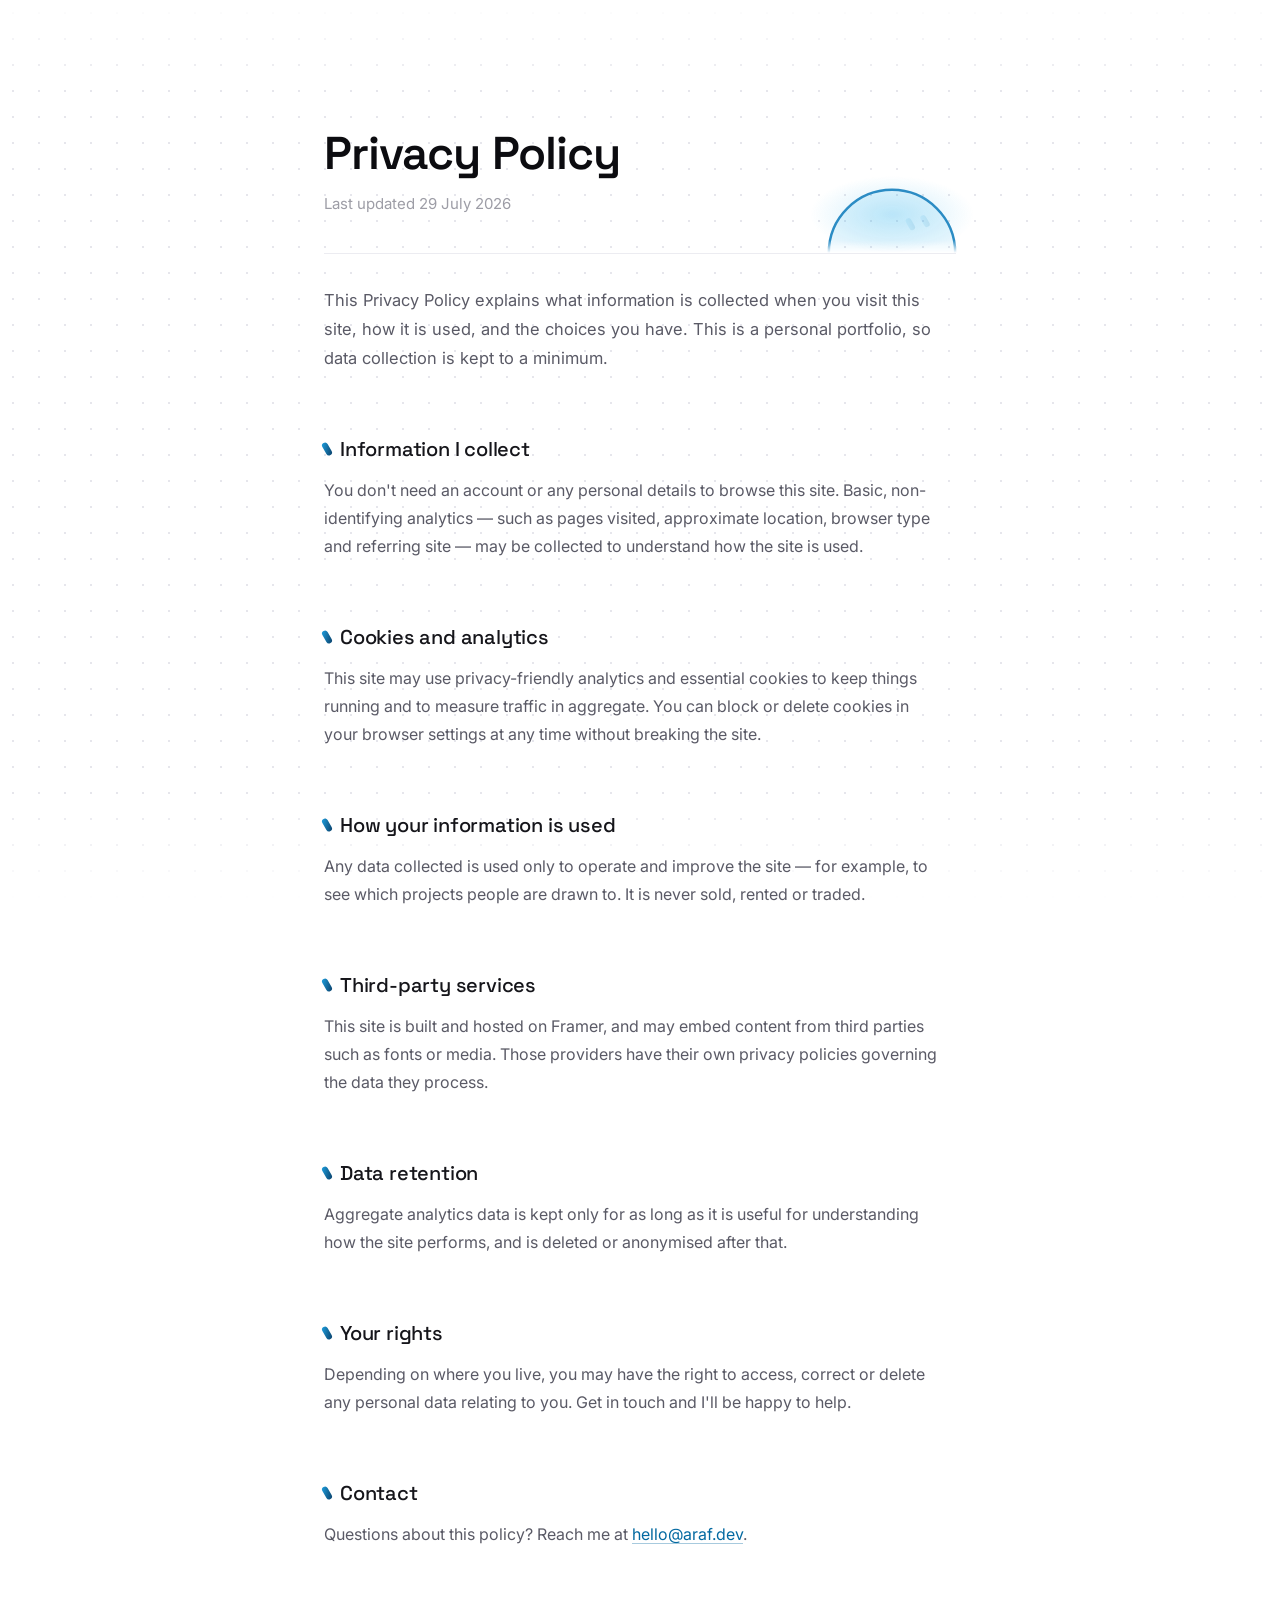
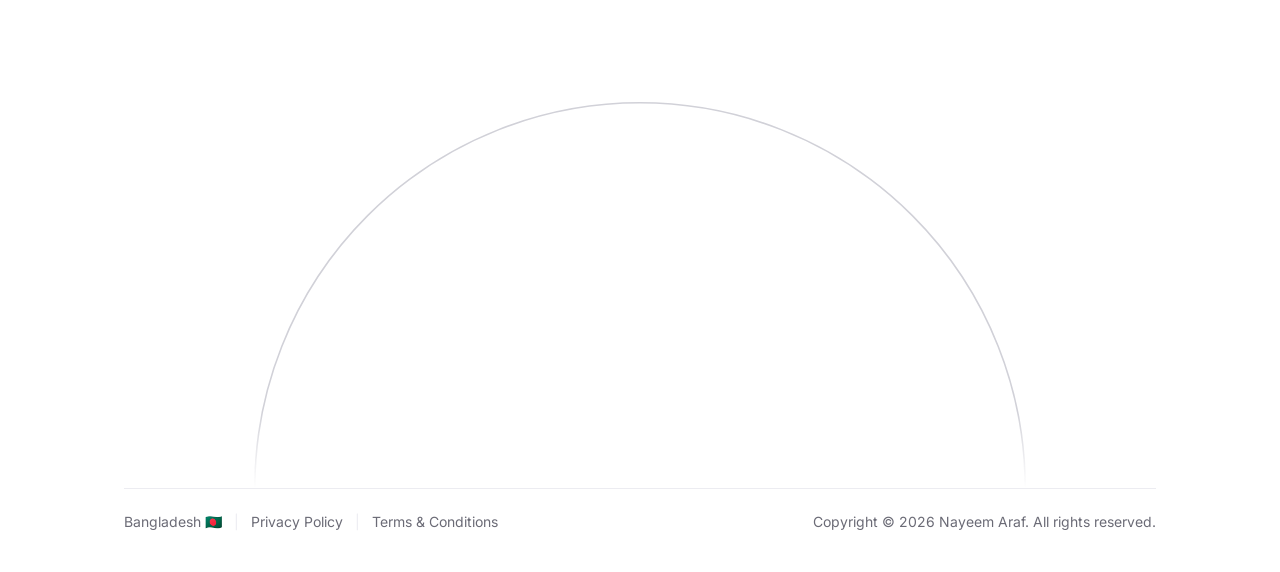
<file: privacy-policy.html>
<!DOCTYPE html>
<html lang="en">

<head>
  <meta charset="UTF-8">
  <meta name="viewport" content="width=device-width, initial-scale=1.0">
  <script>document.documentElement.classList.add('js')</script>
  <title>Privacy Policy</title>
  <link rel="preconnect" href="https://fonts.googleapis.com">
  <link rel="preconnect" href="https://fonts.gstatic.com" crossorigin>
  <link
    href="https://fonts.googleapis.com/css2?family=Space+Grotesk:wght@500;600;700&family=Inter:wght@400;500;600&display=swap"
    rel="stylesheet">
  <style>
    :root {
      --bg: #ffffff;
      --dot: #e6e6ec;
      --heading: #0c0c10;
      --subheading: #15151a;
      --body-text: #5a5a66;
      --meta: #9d9da6;
      --accent: #0369a1;
      --accent-soft: rgba(3, 105, 161, 0.12);
      --divider: #ececf1;
      --max-width: 680px;
    }

    * {
      box-sizing: border-box;
    }

    html,
    body {
      margin: 0;
      padding: 0;
    }

    body {
      background-color: var(--bg);
      color: var(--body-text);
      font-family: 'Inter', -apple-system, BlinkMacSystemFont, 'Segoe UI', Roboto, sans-serif;
      -webkit-font-smoothing: antialiased;
      position: relative;
      overflow-x: hidden;
    }

    ::selection {
      background: var(--accent-soft);
      color: var(--heading);
    }

    .dots-bg {
      position: fixed;
      inset: 0;
      z-index: -1;
      background-image: radial-gradient(circle, var(--dot) 1px, transparent 1px);
      background-size: 26px 26px;
      -webkit-mask-image: linear-gradient(to bottom, transparent 0, #000 10%, #000 88%, transparent 100%);
      mask-image: linear-gradient(to bottom, transparent 0, #000 10%, #000 88%, transparent 100%);
    }

    .policy {
      max-width: var(--max-width);
      margin: 0 auto;
      padding: 128px 24px 150px;
      animation: rise 0.6s ease-out both;
    }

    @keyframes rise {
      from {
        opacity: 0;
        transform: translateY(10px);
      }

      to {
        opacity: 1;
        transform: translateY(0);
      }
    }

    @media (prefers-reduced-motion: reduce) {
      .policy {
        animation: none;
      }

      *,
      *::before,
      *::after {
        animation: none !important;
        transition: none !important;
      }

      .dome {
        stroke-dashoffset: 0;
      }

      .pop {
        opacity: 1;
      }
    }

    h1 {
      margin: 0;
      font-family: 'Space Grotesk', 'Inter', sans-serif;
      font-size: 46px;
      line-height: 1.1;
      font-weight: 600;
      letter-spacing: -0.02em;
      color: var(--heading);
    }

    .meta {
      margin: 12px 0 0;
      font-size: 15px;
      color: var(--meta);
    }

    .divider {
      height: 1px;
      background: var(--divider);
      border: none;
      margin: 36px 0 0;
    }

    .intro {
      margin: 32px 0 0;
      font-size: 16.5px;
      line-height: 1.75;
      color: var(--body-text);
      max-width: 62ch;
    }

    section {
      margin-top: 64px;
    }

    h2 {
      display: flex;
      align-items: center;
      gap: 10px;
      margin: 0 0 14px;
      font-family: 'Space Grotesk', 'Inter', sans-serif;
      font-size: 20px;
      line-height: 1.3;
      font-weight: 500;
      letter-spacing: -0.01em;
      color: var(--subheading);
    }

    h2::before {
      content: "";
      width: 6px;
      height: 14px;
      flex: none;
      border-radius: 6px;
      background: linear-gradient(135deg, #1ea0e0, #0a3f68);
      transform: rotate(-30deg);
    }

    p {
      margin: 0;
      font-size: 16px;
      line-height: 1.75;
      color: var(--body-text);
      max-width: 62ch;
    }

    a {
      color: var(--accent);
      text-decoration: underline;
      text-underline-offset: 3px;
      text-decoration-color: rgba(3, 105, 161, 0.35);
      transition: text-decoration-color 0.15s ease;
    }

    a:hover {
      text-decoration-color: var(--accent);
    }

    a:focus-visible {
      outline: 2px solid var(--accent);
      outline-offset: 3px;
      border-radius: 2px;
    }

    /* ---------- Bot drawing (used by the footer bot) ---------- */
    .dome {
      fill: none;
      stroke: var(--sky);
      stroke-width: var(--stroke-width);
      stroke-linecap: round;
      stroke-linejoin: round;
      stroke-dasharray: 1;
      stroke-dashoffset: 1;
      transition: stroke .3s;
      animation: draw 1.8s ease-in-out forwards;
    }

    .df {
      fill: var(--fill);
    }

    .js .pop {
      opacity: 0;
    }

    @keyframes draw {
      to {
        stroke-dashoffset: 0;
      }
    }

    /* ---------- Title bot: same bot as the About page, standing on the right end of the divider ---------- */
    .rule {
      position: relative;
      margin-top: 36px;
    }

    .rule .divider {
      margin: 0;
    }

    .bot {
      position: absolute;
      right: 0;
      bottom: 1px;
      width: 128px;
      aspect-ratio: 2 / 1;
      --stroke-width: 6.3px;
      --sky: #2b8cc4;
      --sky-deep: #0369a1;
      --eye1: #5ccbfb;
      --eye2: #0369a1;
      --fill: rgba(14, 165, 233, .1);
      --glow: rgba(14, 165, 233, .2);
    }

    .bot .glow {
      position: absolute;
      inset: -20% -14% 0;
      pointer-events: none;
      background: radial-gradient(closest-side, var(--glow), transparent);
      animation: breathe 5s ease-in-out infinite;
    }

    .bot svg {
      position: relative;
      display: block;
      width: 100%;
      height: auto;
      overflow: visible;
      shape-rendering: geometricPrecision;
    }

    .bot:hover .dome {
      stroke: var(--sky-deep);
    }

    .js .bot:not(.go) * {
      animation-play-state: paused;
    }

    @keyframes breathe {

      0%,
      100% {
        opacity: .67;
      }

      50% {
        opacity: 1;
      }
    }

    /* ---------- Footer bot: big, light outline, sits on the footer line ---------- */
    .js .fbot:not(.go) * {
      animation-play-state: paused;
    }

    .site-foot {
      max-width: 1080px;
      margin: 0 auto;
      padding: 0 24px;
    }

    .fbot {
      display: block;
      width: min(76%, 780px);
      aspect-ratio: 2 / 1;
      margin: 0 auto;
      --fb: #d1d1d8;
      --sw: .65;
    }

    .fbot svg {
      display: block;
      width: 100%;
      height: 100%;
      overflow: visible;
      shape-rendering: geometricPrecision;
    }

    .fbot .dome {
      stroke: var(--fb);
      stroke-width: var(--sw);
    }

    .fbot .eye {
      fill: none;
      stroke: var(--fb);
      stroke-width: var(--sw);
      stroke-linejoin: round;
    }

    .foot {
      border-top: 1px solid var(--divider);
      padding: 22px 0 40px;
      display: flex;
      align-items: center;
      justify-content: space-between;
      flex-wrap: wrap;
      gap: 12px;
      font-size: 14px;
      color: #6b6b76;
    }

    .foot ul {
      list-style: none;
      display: flex;
      gap: 12px;
      flex-wrap: wrap;
      margin: 0;
      padding: 0;
    }

    .foot a {
      color: inherit;
      text-decoration: none;
      transition: color .25s;
    }

    .foot a:hover {
      color: var(--heading);
    }

    .foot .dv {
      color: var(--divider);
    }

    .foot p {
      margin: 0;
      max-width: none;
      font-size: inherit;
      line-height: 1.5;
      color: inherit;
    }

    @media (max-width: 900px) {
      .fbot {
        --sw: .95;
      }
    }

    @media (max-width: 640px) {
      .policy {
        padding: 84px 20px 100px;
      }

      h1 {
        font-size: 32px;
      }

      section {
        margin-top: 48px;
      }


      .bot {
        width: 92px;
        --stroke-width: 7.7px;
      }

      .fbot {
        width: 92%;
        --sw: 1.3;
      }

      .foot {
        flex-direction: column;
        align-items: flex-start;
      }
    }
  </style>
</head>

<body>

  <div class="dots-bg"></div>

  <main class="policy">
    <h1>Privacy Policy</h1>
    <p class="meta">Last updated 29 July 2026</p>
    <div class="rule">
      <hr class="divider">
      <div class="bot" aria-hidden="true">
        <div class="glow"></div>
        <svg viewBox="38 68 324 162" focusable="false">
          <defs>
            <linearGradient id="eg" x1="0" y1="0" x2="1" y2="1">
              <stop offset="0" style="stop-color:var(--eye1)" />
              <stop offset="1" style="stop-color:var(--eye2)" />
            </linearGradient>
            <linearGradient id="mg" gradientUnits="userSpaceOnUse" x1="0" y1="198" x2="0" y2="230">
              <stop offset="0" stop-color="#fff" />
              <stop offset="1" stop-color="#000" />
            </linearGradient>
            <mask id="mk" maskUnits="userSpaceOnUse" x="0" y="0" width="400" height="240">
              <rect width="400" height="240" fill="url(#mg)" />
            </mask>
          </defs>
          <g mask="url(#mk)">
            <path class="df" d="M40 230A160 160 0 0 1 360 230Z" />
            <path class="dome" pathLength="1" d="M40 230A160 160 0 0 1 360 230" />
          </g>
          <g class="pop">
            <g class="look">
              <g class="blink">
                <rect transform="translate(232 160) rotate(-30)" x="-13" y="-29" width="26" height="58" rx="13"
                  fill="url(#eg)" />
                <rect transform="translate(298 146) rotate(-30)" x="-13" y="-29" width="26" height="58" rx="13"
                  fill="url(#eg)" />
              </g>
            </g>
          </g>
        </svg>
      </div>
    </div>

    <p class="intro">This Privacy Policy explains what information is collected when you visit this site, how it is
      used, and the choices you have. This is a personal portfolio, so data collection is kept to a minimum.</p>

    <section>
      <h2>Information I collect</h2>
      <p>You don't need an account or any personal details to browse this site. Basic, non-identifying analytics — such
        as pages visited, approximate location, browser type and referring site — may be collected to understand how the
        site is used.</p>
    </section>

    <section>
      <h2>Cookies and analytics</h2>
      <p>This site may use privacy-friendly analytics and essential cookies to keep things running and to measure
        traffic in aggregate. You can block or delete cookies in your browser settings at any time without breaking the
        site.</p>
    </section>

    <section>
      <h2>How your information is used</h2>
      <p>Any data collected is used only to operate and improve the site — for example, to see which projects people are
        drawn to. It is never sold, rented or traded.</p>
    </section>

    <section>
      <h2>Third-party services</h2>
      <p>This site is built and hosted on Framer, and may embed content from third parties such as fonts or media. Those
        providers have their own privacy policies governing the data they process.</p>
    </section>

    <section>
      <h2>Data retention</h2>
      <p>Aggregate analytics data is kept only for as long as it is useful for understanding how the site performs, and
        is deleted or anonymised after that.</p>
    </section>

    <section>
      <h2>Your rights</h2>
      <p>Depending on where you live, you may have the right to access, correct or delete any personal data relating to
        you. Get in touch and I'll be happy to help.</p>
    </section>

    <section>
      <h2>Contact</h2>
      <p>Questions about this policy? Reach me at <a href="mailto:hello@araf.dev">hello@araf.dev</a>.</p>
    </section>
  </main>

  <footer class="site-foot">
    <div class="fbot" aria-hidden="true">
      <svg viewBox="38 68 324 162" focusable="false">
        <defs>
          <linearGradient id="fg" gradientUnits="userSpaceOnUse" x1="0" y1="198" x2="0" y2="230">
            <stop offset="0" stop-color="#fff" />
            <stop offset="1" stop-color="#000" />
          </linearGradient>
          <mask id="fm" maskUnits="userSpaceOnUse" x="0" y="0" width="400" height="240">
            <rect width="400" height="240" fill="url(#fg)" />
          </mask>
        </defs>
        <g mask="url(#fm)">
          <path class="dome" pathLength="1" d="M40 230A160 160 0 0 1 360 230" />
        </g>
        <g class="pop">
          <g class="look">
            <g class="blink">
              <rect class="eye" transform="translate(232 160) rotate(-30)" x="-13" y="-29" width="26" height="58"
                rx="13" />
              <rect class="eye" transform="translate(298 146) rotate(-30)" x="-13" y="-29" width="26" height="58"
                rx="13" />
            </g>
          </g>
        </g>
      </svg>
    </div>
    <div class="foot">
      <ul>
        <li>
          <a href="https://en.wikipedia.org/wiki/Bangladesh" target="_blank" rel="noopener noreferrer">
            Bangladesh 🇧🇩
          </a>
        </li>
        <li class="dv" aria-hidden="true">|</li>
        <li><a href="./privacy-policy.html">Privacy Policy</a></li>
        <li class="dv" aria-hidden="true">|</li>
        <li><a href="./terms-of-service.html">Terms &amp; Conditions</a></li>
      </ul>
      <p>Copyright &copy; <span id="cpYear"></span> Nayeem Araf. All rights reserved.</p>
    </div>
  </footer>

  <script>
      /* Bots. Everything that moves (float, glance, blink, pop-in, FAQ-ball eyes) is driven from this one loop by writing
         SVG transform ATTRIBUTES, not CSS transforms/transitions. Browsers cache CSS-animated SVG groups as bitmaps, which
         makes the eyes blurry while they move; attribute transforms are redrawn as crisp vectors on every frame. */
      (() => {
        const reduce = matchMedia('(prefers-reduced-motion:reduce)').matches,
          T = (x, y) => `translate(${x.toFixed(2)} ${y.toFixed(2)})`,
          S = (cx, cy, sx, sy) => `translate(${cx} ${cy}) scale(${sx.toFixed(3)} ${sy.toFixed(3)}) translate(${-cx} ${-cy})`,
          back = t => { const c = 1.70158, u = t - 1; return 1 + (c + 1) * u * u * u + c * u * u };
        const bots = [...document.querySelectorAll('.bot,.fbot')].map(el => ({ el, fl: el.querySelector('.fl'), pop: el.querySelector('.pop'), look: el.querySelector('.look'), blink: el.querySelector('.blink'), t0: null, vis: true, x: 0, y: 0, sq: 1, hover: false, done: false }));
        const start = b => { if (b.t0 === null) b.t0 = performance.now() };
        if ('IntersectionObserver' in window) {
          const io = new IntersectionObserver(es => es.forEach(e => { const b = bots.find(o => o.el === e.target); b.vis = e.isIntersecting; if (e.isIntersecting) { start(b); b.el.classList.add('go') } }), { threshold: .12 });
          bots.forEach(b => io.observe(b.el));
        } else bots.forEach(start);
        bots.forEach(b => { b.el.addEventListener('pointerenter', () => b.hover = true); b.el.addEventListener('pointerleave', () => b.hover = false); if (reduce) b.pop.style.opacity = 1 });
        const orb = { fl: document.querySelector('.orb-fl'), look: document.querySelector('.orb-look'), blink: document.querySelector('.orb-eyes'), x: 0, y: 0 };
        /* one shared timeline: all bots glance the same way and blink together */
        const P = { right: [0, 0], center: [-65, 5], left: [-121, 1], up: [-65, -19] }, pool = ['right', 'right', 'left', 'left', 'center', 'up'];
        let cur = 'right', tx = 0, ty = 0, blinkAt = -1e9, last = performance.now();
        const next = () => { let k; do { k = pool[Math.floor(Math.random() * pool.length)] } while (k === cur); cur = k; tx = P[k][0]; ty = P[k][1]; setTimeout(next, 1600 + Math.random() * 1600) };
        const blinkLoop = () => setTimeout(() => { blinkAt = performance.now(); blinkLoop() }, 3500 + Math.random() * 2500);
        if (!reduce) { setTimeout(next, 2800); blinkLoop() }
        const bob = (now, a) => a * (.5 - .5 * Math.cos(now / 4500 * 2 * Math.PI));
        const frame = now => {
          const dt = Math.min(64, now - last); last = now;
          const k = reduce ? 1 : 1 - Math.exp(-dt / 210), bp = (now - blinkAt) / 240, bl = bp >= 0 && bp <= 1 ? 1 - .9 * Math.sin(Math.PI * bp) : 1;
          for (const b of bots) {
            if (!b.vis) continue;
            b.sq += ((b.hover ? .55 : 1) - b.sq) * (reduce ? 1 : 1 - Math.exp(-dt / 90));
            if (!reduce && b.fl) b.fl.setAttribute('transform', T(0, bob(now, -7)));
            b.x += (tx - b.x) * k; b.y += (ty - b.y) * k;
            b.look.setAttribute('transform', T(b.x, b.y));
            b.blink.setAttribute('transform', S(265, 153, 1, Math.min(bl, b.sq)));
            if (!b.done) {
              if (reduce) b.done = true;
              else if (b.t0 !== null) {
                const t = (now - b.t0 - 1700) / 800;
                if (t >= 1) { b.done = true; b.pop.style.opacity = 1; b.pop.removeAttribute('transform') }
                else if (t > 0) { const p = back(t), s = .5 + .5 * p; b.pop.style.opacity = Math.min(1, p); b.pop.setAttribute('transform', S(265, 153, s, s)) }
              }
            }
          }
          if (orb.look && typeof orbEye !== 'undefined') {
            const ko = reduce ? 1 : 1 - Math.exp(-dt / 110);
            orb.x += (orbEye.x - orb.x) * ko; orb.y += (orbEye.y - orb.y) * ko;
            orb.look.setAttribute('transform', T(orb.x, orb.y));
            orb.blink.setAttribute('transform', S(100, 102, 1, bl));
            if (!reduce && orb.fl) orb.fl.setAttribute('transform', T(0, bob(now, -9)));
          }
          requestAnimationFrame(frame);
        };
        requestAnimationFrame(frame);
      })();
    const yr = document.getElementById('cpYear'); if (yr) yr.textContent = new Date().getFullYear();
  </script>

</body>

</html>
</file>
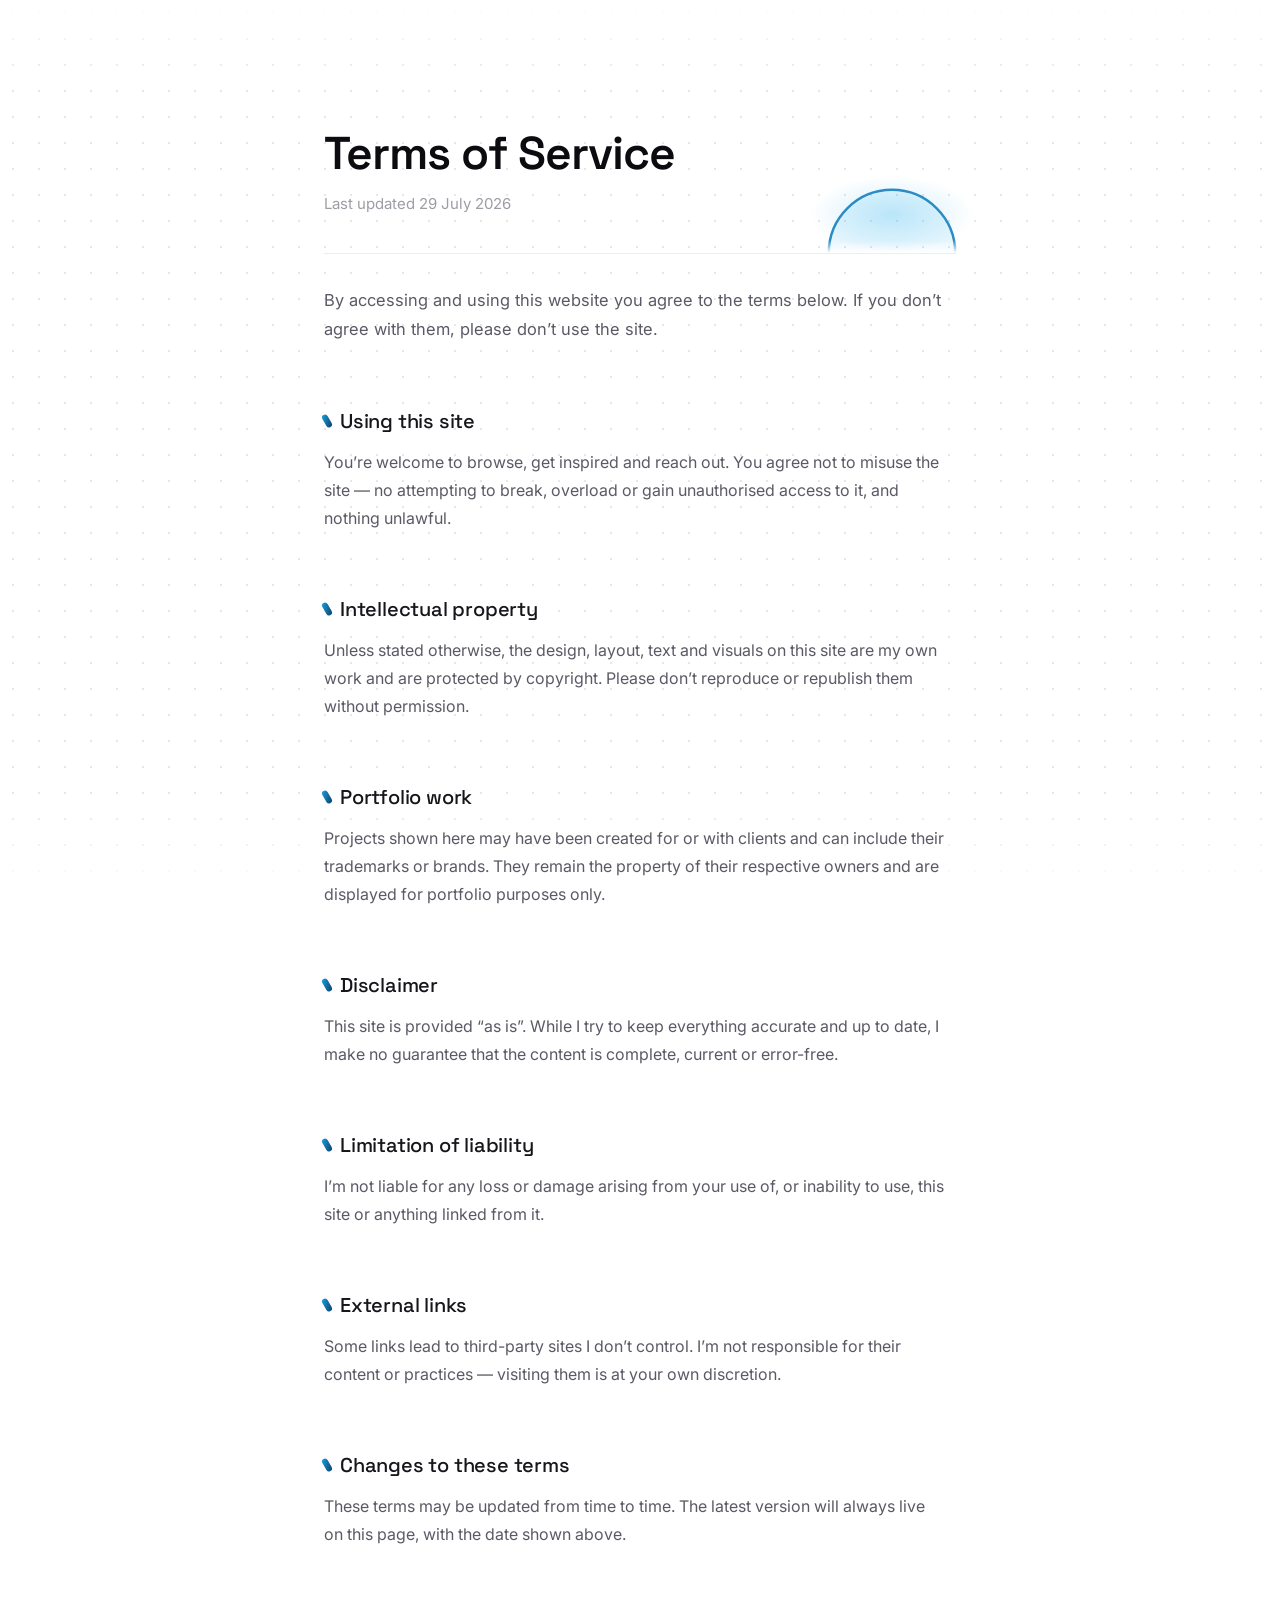
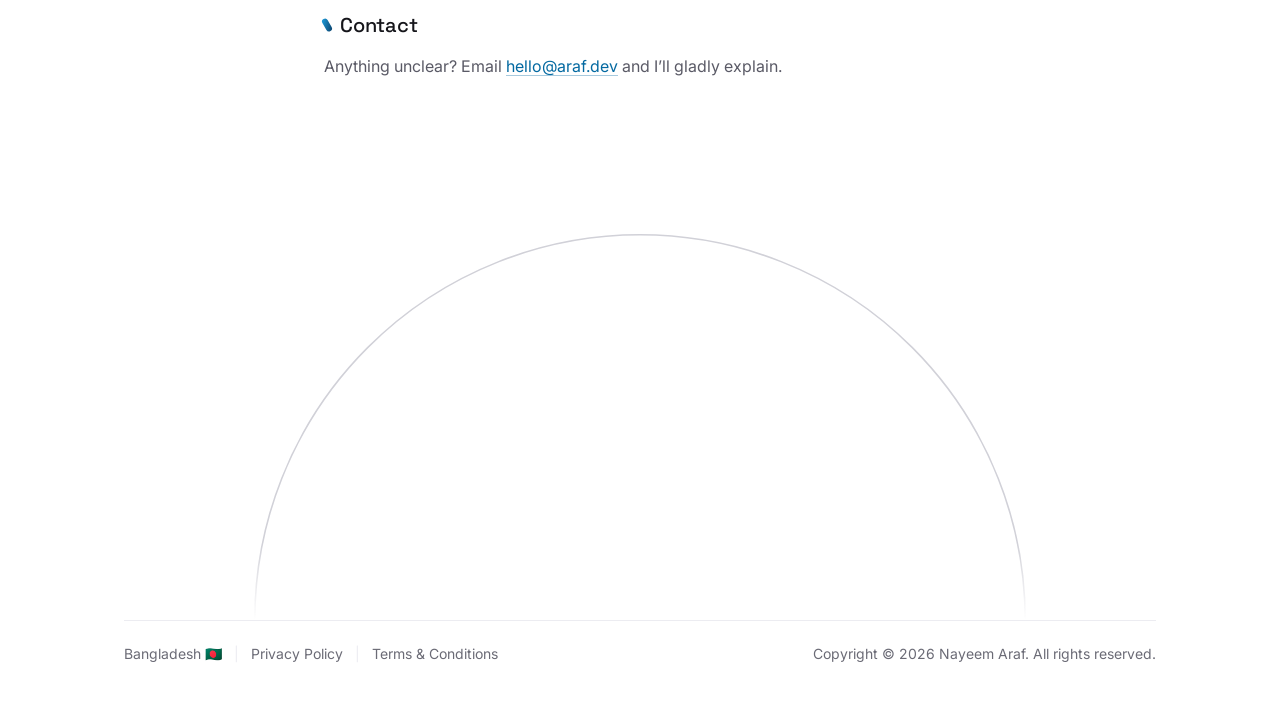
<file: terms-of-service.html>
<!DOCTYPE html>
<html lang="en">


<head>
  <meta charset="UTF-8">
  <meta name="viewport" content="width=device-width, initial-scale=1.0">
  <script>document.documentElement.classList.add('js')</script>
  <title>Terms of Service</title>
  <link rel="preconnect" href="https://fonts.googleapis.com">
  <link rel="preconnect" href="https://fonts.gstatic.com" crossorigin>
  <link
    href="https://fonts.googleapis.com/css2?family=Space+Grotesk:wght@500;600;700&family=Inter:wght@400;500;600&display=swap"
    rel="stylesheet">
  <style>
    :root {
      --bg: #ffffff;
      --dot: #e6e6ec;
      --heading: #0c0c10;
      --subheading: #15151a;
      --body-text: #5a5a66;
      --meta: #9d9da6;
      --accent: #0369a1;
      --accent-soft: rgba(3, 105, 161, 0.12);
      --divider: #ececf1;
      --max-width: 680px;
    }

    * {
      box-sizing: border-box;
    }

    html,
    body {
      margin: 0;
      padding: 0;
    }

    body {
      background-color: var(--bg);
      color: var(--body-text);
      font-family: 'Inter', -apple-system, BlinkMacSystemFont, 'Segoe UI', Roboto, sans-serif;
      -webkit-font-smoothing: antialiased;
      position: relative;
      overflow-x: hidden;
    }

    ::selection {
      background: var(--accent-soft);
      color: var(--heading);
    }

    .dots-bg {
      position: fixed;
      inset: 0;
      z-index: -1;
      background-image: radial-gradient(circle, var(--dot) 1px, transparent 1px);
      background-size: 26px 26px;
      -webkit-mask-image: linear-gradient(to bottom, transparent 0, #000 10%, #000 88%, transparent 100%);
      mask-image: linear-gradient(to bottom, transparent 0, #000 10%, #000 88%, transparent 100%);
    }

    .policy {
      max-width: var(--max-width);
      margin: 0 auto;
      padding: 128px 24px 150px;
      animation: rise 0.6s ease-out both;
    }

    @keyframes rise {
      from {
        opacity: 0;
        transform: translateY(10px);
      }

      to {
        opacity: 1;
        transform: translateY(0);
      }
    }

    @media (prefers-reduced-motion: reduce) {
      .policy {
        animation: none;
      }

      *,
      *::before,
      *::after {
        animation: none !important;
        transition: none !important;
      }

      .dome {
        stroke-dashoffset: 0;
      }

      .pop {
        opacity: 1;
      }
    }

    h1 {
      margin: 0;
      font-family: 'Space Grotesk', 'Inter', sans-serif;
      font-size: 46px;
      line-height: 1.1;
      font-weight: 600;
      letter-spacing: -0.02em;
      color: var(--heading);
    }

    .meta {
      margin: 12px 0 0;
      font-size: 15px;
      color: var(--meta);
    }

    .divider {
      height: 1px;
      background: var(--divider);
      border: none;
      margin: 36px 0 0;
    }

    .intro {
      margin: 32px 0 0;
      font-size: 16.5px;
      line-height: 1.75;
      color: var(--body-text);
      max-width: 62ch;
    }

    section {
      margin-top: 64px;
    }

    h2 {
      display: flex;
      align-items: center;
      gap: 10px;
      margin: 0 0 14px;
      font-family: 'Space Grotesk', 'Inter', sans-serif;
      font-size: 20px;
      line-height: 1.3;
      font-weight: 500;
      letter-spacing: -0.01em;
      color: var(--subheading);
    }

    h2::before {
      content: "";
      width: 6px;
      height: 14px;
      flex: none;
      border-radius: 6px;
      background: linear-gradient(135deg, #1ea0e0, #0a3f68);
      transform: rotate(-30deg);
    }

    p {
      margin: 0;
      font-size: 16px;
      line-height: 1.75;
      color: var(--body-text);
      max-width: 62ch;
    }

    a {
      color: var(--accent);
      text-decoration: underline;
      text-underline-offset: 3px;
      text-decoration-color: rgba(3, 105, 161, 0.35);
      transition: text-decoration-color 0.15s ease;
    }

    a:hover {
      text-decoration-color: var(--accent);
    }

    a:focus-visible {
      outline: 2px solid var(--accent);
      outline-offset: 3px;
      border-radius: 2px;
    }

    /* ---------- Bot drawing (used by the footer bot) ---------- */
    .dome {
      fill: none;
      stroke: var(--sky);
      stroke-width: var(--stroke-width);
      stroke-linecap: round;
      stroke-linejoin: round;
      stroke-dasharray: 1;
      stroke-dashoffset: 1;
      transition: stroke .3s;
      animation: draw 1.8s ease-in-out forwards;
    }

    .df {
      fill: var(--fill);
    }

    .js .pop {
      opacity: 0;
    }

    @keyframes draw {
      to {
        stroke-dashoffset: 0;
      }
    }

    /* ---------- Title bot: same bot as the About page, standing on the right end of the divider ---------- */
    .rule {
      position: relative;
      margin-top: 36px;
    }

    .rule .divider {
      margin: 0;
    }

    .bot {
      position: absolute;
      right: 0;
      bottom: 1px;
      width: 128px;
      aspect-ratio: 2 / 1;
      --stroke-width: 6.3px;
      --sky: #2b8cc4;
      --sky-deep: #0369a1;
      --eye1: #5ccbfb;
      --eye2: #0369a1;
      --fill: rgba(14, 165, 233, .1);
      --glow: rgba(14, 165, 233, .2);
    }

    .bot .glow {
      position: absolute;
      inset: -20% -14% 0;
      pointer-events: none;
      background: radial-gradient(closest-side, var(--glow), transparent);
      animation: breathe 5s ease-in-out infinite;
    }

    .bot svg {
      position: relative;
      display: block;
      width: 100%;
      height: auto;
      overflow: visible;
      shape-rendering: geometricPrecision;
    }

    .bot:hover .dome {
      stroke: var(--sky-deep);
    }

    .js .bot:not(.go) * {
      animation-play-state: paused;
    }

    @keyframes breathe {

      0%,
      100% {
        opacity: .67;
      }

      50% {
        opacity: 1;
      }
    }

    /* ---------- Footer bot: big, light outline, sits on the footer line ---------- */
    .js .fbot:not(.go) * {
      animation-play-state: paused;
    }

    .site-foot {
      max-width: 1080px;
      margin: 0 auto;
      padding: 0 24px;
    }

    .fbot {
      display: block;
      width: min(76%, 780px);
      aspect-ratio: 2 / 1;
      margin: 0 auto;
      --fb: #d1d1d8;
      --sw: .65;
    }

    .fbot svg {
      display: block;
      width: 100%;
      height: 100%;
      overflow: visible;
      shape-rendering: geometricPrecision;
    }

    .fbot .dome {
      stroke: var(--fb);
      stroke-width: var(--sw);
    }

    .fbot .eye {
      fill: none;
      stroke: var(--fb);
      stroke-width: var(--sw);
      stroke-linejoin: round;
    }

    .foot {
      border-top: 1px solid var(--divider);
      padding: 22px 0 40px;
      display: flex;
      align-items: center;
      justify-content: space-between;
      flex-wrap: wrap;
      gap: 12px;
      font-size: 14px;
      color: #6b6b76;
    }

    .foot ul {
      list-style: none;
      display: flex;
      gap: 12px;
      flex-wrap: wrap;
      margin: 0;
      padding: 0;
    }

    .foot a {
      color: inherit;
      text-decoration: none;
      transition: color .25s;
    }

    .foot a:hover {
      color: var(--heading);
    }

    .foot .dv {
      color: var(--divider);
    }

    .foot p {
      margin: 0;
      max-width: none;
      font-size: inherit;
      line-height: 1.5;
      color: inherit;
    }

    @media (max-width: 900px) {
      .fbot {
        --sw: .95;
      }
    }

    @media (max-width: 640px) {
      .policy {
        padding: 84px 20px 100px;
      }

      h1 {
        font-size: 32px;
      }

      section {
        margin-top: 48px;
      }


      .bot {
        width: 92px;
        --stroke-width: 7.7px;
      }

      .fbot {
        width: 92%;
        --sw: 1.3;
      }

      .foot {
        flex-direction: column;
        align-items: flex-start;
      }
    }
  </style>
</head>

<body>

  <div class="dots-bg"></div>

  <main class="policy">
    <h1>Terms of Service</h1>
    <p class="meta">Last updated 29 July 2026</p>
    <div class="rule">
      <hr class="divider">
      <div class="bot" aria-hidden="true">
        <div class="glow"></div>
        <svg viewBox="38 68 324 162" focusable="false">
          <defs>
            <linearGradient id="eg" x1="0" y1="0" x2="1" y2="1">
              <stop offset="0" style="stop-color:var(--eye1)" />
              <stop offset="1" style="stop-color:var(--eye2)" />
            </linearGradient>
            <linearGradient id="mg" gradientUnits="userSpaceOnUse" x1="0" y1="198" x2="0" y2="230">
              <stop offset="0" stop-color="#fff" />
              <stop offset="1" stop-color="#000" />
            </linearGradient>
            <mask id="mk" maskUnits="userSpaceOnUse" x="0" y="0" width="400" height="240">
              <rect width="400" height="240" fill="url(#mg)" />
            </mask>
          </defs>
          <g mask="url(#mk)">
            <path class="df" d="M40 230A160 160 0 0 1 360 230Z" />
            <path class="dome" pathLength="1" d="M40 230A160 160 0 0 1 360 230" />
          </g>
          <g class="pop">
            <g class="look">
              <g class="blink">
                <rect transform="translate(232 160) rotate(-30)" x="-13" y="-29" width="26" height="58" rx="13"
                  fill="url(#eg)" />
                <rect transform="translate(298 146) rotate(-30)" x="-13" y="-29" width="26" height="58" rx="13"
                  fill="url(#eg)" />
              </g>
            </g>
          </g>
        </svg>
      </div>
    </div>

    <p class="intro">By accessing and using this website you agree to the terms below. If you don’t agree with them,
      please don’t use the site.</p>

    <section>
      <h2>Using this site</h2>
      <p>You’re welcome to browse, get inspired and reach out. You agree not to misuse the site — no attempting to
        break, overload or gain unauthorised access to it, and nothing unlawful.</p>
    </section>

    <section>
      <h2>Intellectual property</h2>
      <p>Unless stated otherwise, the design, layout, text and visuals on this site are my own work and are protected by
        copyright. Please don’t reproduce or republish them without permission.</p>
    </section>

    <section>
      <h2>Portfolio work</h2>
      <p>Projects shown here may have been created for or with clients and can include their trademarks or brands. They
        remain the property of their respective owners and are displayed for portfolio purposes only.</p>
    </section>

    <section>
      <h2>Disclaimer</h2>
      <p>This site is provided “as is”. While I try to keep everything accurate and up to date, I make no guarantee that
        the content is complete, current or error-free.</p>
    </section>

    <section>
      <h2>Limitation of liability</h2>
      <p>I’m not liable for any loss or damage arising from your use of, or inability to use, this site or anything
        linked from it.</p>
    </section>

    <section>
      <h2>External links</h2>
      <p>Some links lead to third-party sites I don’t control. I’m not responsible for their content or practices —
        visiting them is at your own discretion.</p>
    </section>

    <section>
      <h2>Changes to these terms</h2>
      <p>These terms may be updated from time to time. The latest version will always live on this page, with the date
        shown above.</p>
    </section>

    <section>
      <h2>Contact</h2>
      <p>Anything unclear? Email <a href="mailto:hello@araf.dev">hello@araf.dev</a> and I’ll gladly explain.</p>
    </section>
  </main>

  <footer class="site-foot">
    <div class="fbot" aria-hidden="true">
      <svg viewBox="38 68 324 162" focusable="false">
        <defs>
          <linearGradient id="fg" gradientUnits="userSpaceOnUse" x1="0" y1="198" x2="0" y2="230">
            <stop offset="0" stop-color="#fff" />
            <stop offset="1" stop-color="#000" />
          </linearGradient>
          <mask id="fm" maskUnits="userSpaceOnUse" x="0" y="0" width="400" height="240">
            <rect width="400" height="240" fill="url(#fg)" />
          </mask>
        </defs>
        <g mask="url(#fm)">
          <path class="dome" pathLength="1" d="M40 230A160 160 0 0 1 360 230" />
        </g>
        <g class="pop">
          <g class="look">
            <g class="blink">
              <rect class="eye" transform="translate(232 160) rotate(-30)" x="-13" y="-29" width="26" height="58"
                rx="13" />
              <rect class="eye" transform="translate(298 146) rotate(-30)" x="-13" y="-29" width="26" height="58"
                rx="13" />
            </g>
          </g>
        </g>
      </svg>
    </div>
    <div class="foot">
      <ul>
        <li>
          <a href="https://en.wikipedia.org/wiki/Bangladesh" target="_blank" rel="noopener noreferrer">
            Bangladesh 🇧🇩
          </a>
        </li>
        <li class="dv" aria-hidden="true">|</li>
        <li><a href="./privacy-policy.html">Privacy Policy</a></li>
        <li class="dv" aria-hidden="true">|</li>
        <li><a href="./terms-of-service.html">Terms &amp; Conditions</a></li>
      </ul>
      <p>Copyright &copy; <span id="cpYear"></span> Nayeem Araf. All rights reserved.</p>
    </div>
  </footer>

  <script>
      /* Bots. Everything that moves (float, glance, blink, pop-in, FAQ-ball eyes) is driven from this one loop by writing
         SVG transform ATTRIBUTES, not CSS transforms/transitions. Browsers cache CSS-animated SVG groups as bitmaps, which
         makes the eyes blurry while they move; attribute transforms are redrawn as crisp vectors on every frame. */
      (() => {
        const reduce = matchMedia('(prefers-reduced-motion:reduce)').matches,
          T = (x, y) => `translate(${x.toFixed(2)} ${y.toFixed(2)})`,
          S = (cx, cy, sx, sy) => `translate(${cx} ${cy}) scale(${sx.toFixed(3)} ${sy.toFixed(3)}) translate(${-cx} ${-cy})`,
          back = t => { const c = 1.70158, u = t - 1; return 1 + (c + 1) * u * u * u + c * u * u };
        const bots = [...document.querySelectorAll('.bot,.fbot')].map(el => ({ el, fl: el.querySelector('.fl'), pop: el.querySelector('.pop'), look: el.querySelector('.look'), blink: el.querySelector('.blink'), t0: null, vis: true, x: 0, y: 0, sq: 1, hover: false, done: false }));
        const start = b => { if (b.t0 === null) b.t0 = performance.now() };
        if ('IntersectionObserver' in window) {
          const io = new IntersectionObserver(es => es.forEach(e => { const b = bots.find(o => o.el === e.target); b.vis = e.isIntersecting; if (e.isIntersecting) { start(b); b.el.classList.add('go') } }), { threshold: .12 });
          bots.forEach(b => io.observe(b.el));
        } else bots.forEach(start);
        bots.forEach(b => { b.el.addEventListener('pointerenter', () => b.hover = true); b.el.addEventListener('pointerleave', () => b.hover = false); if (reduce) b.pop.style.opacity = 1 });
        const orb = { fl: document.querySelector('.orb-fl'), look: document.querySelector('.orb-look'), blink: document.querySelector('.orb-eyes'), x: 0, y: 0 };
        /* one shared timeline: all bots glance the same way and blink together */
        const P = { right: [0, 0], center: [-65, 5], left: [-121, 1], up: [-65, -19] }, pool = ['right', 'right', 'left', 'left', 'center', 'up'];
        let cur = 'right', tx = 0, ty = 0, blinkAt = -1e9, last = performance.now();
        const next = () => { let k; do { k = pool[Math.floor(Math.random() * pool.length)] } while (k === cur); cur = k; tx = P[k][0]; ty = P[k][1]; setTimeout(next, 1600 + Math.random() * 1600) };
        const blinkLoop = () => setTimeout(() => { blinkAt = performance.now(); blinkLoop() }, 3500 + Math.random() * 2500);
        if (!reduce) { setTimeout(next, 2800); blinkLoop() }
        const bob = (now, a) => a * (.5 - .5 * Math.cos(now / 4500 * 2 * Math.PI));
        const frame = now => {
          const dt = Math.min(64, now - last); last = now;
          const k = reduce ? 1 : 1 - Math.exp(-dt / 210), bp = (now - blinkAt) / 240, bl = bp >= 0 && bp <= 1 ? 1 - .9 * Math.sin(Math.PI * bp) : 1;
          for (const b of bots) {
            if (!b.vis) continue;
            b.sq += ((b.hover ? .55 : 1) - b.sq) * (reduce ? 1 : 1 - Math.exp(-dt / 90));
            if (!reduce && b.fl) b.fl.setAttribute('transform', T(0, bob(now, -7)));
            b.x += (tx - b.x) * k; b.y += (ty - b.y) * k;
            b.look.setAttribute('transform', T(b.x, b.y));
            b.blink.setAttribute('transform', S(265, 153, 1, Math.min(bl, b.sq)));
            if (!b.done) {
              if (reduce) b.done = true;
              else if (b.t0 !== null) {
                const t = (now - b.t0 - 1700) / 800;
                if (t >= 1) { b.done = true; b.pop.style.opacity = 1; b.pop.removeAttribute('transform') }
                else if (t > 0) { const p = back(t), s = .5 + .5 * p; b.pop.style.opacity = Math.min(1, p); b.pop.setAttribute('transform', S(265, 153, s, s)) }
              }
            }
          }
          if (orb.look && typeof orbEye !== 'undefined') {
            const ko = reduce ? 1 : 1 - Math.exp(-dt / 110);
            orb.x += (orbEye.x - orb.x) * ko; orb.y += (orbEye.y - orb.y) * ko;
            orb.look.setAttribute('transform', T(orb.x, orb.y));
            orb.blink.setAttribute('transform', S(100, 102, 1, bl));
            if (!reduce && orb.fl) orb.fl.setAttribute('transform', T(0, bob(now, -9)));
          }
          requestAnimationFrame(frame);
        };
        requestAnimationFrame(frame);
      })();
    const yr = document.getElementById('cpYear'); if (yr) yr.textContent = new Date().getFullYear();
  </script>

</body>

</html>
</file>
